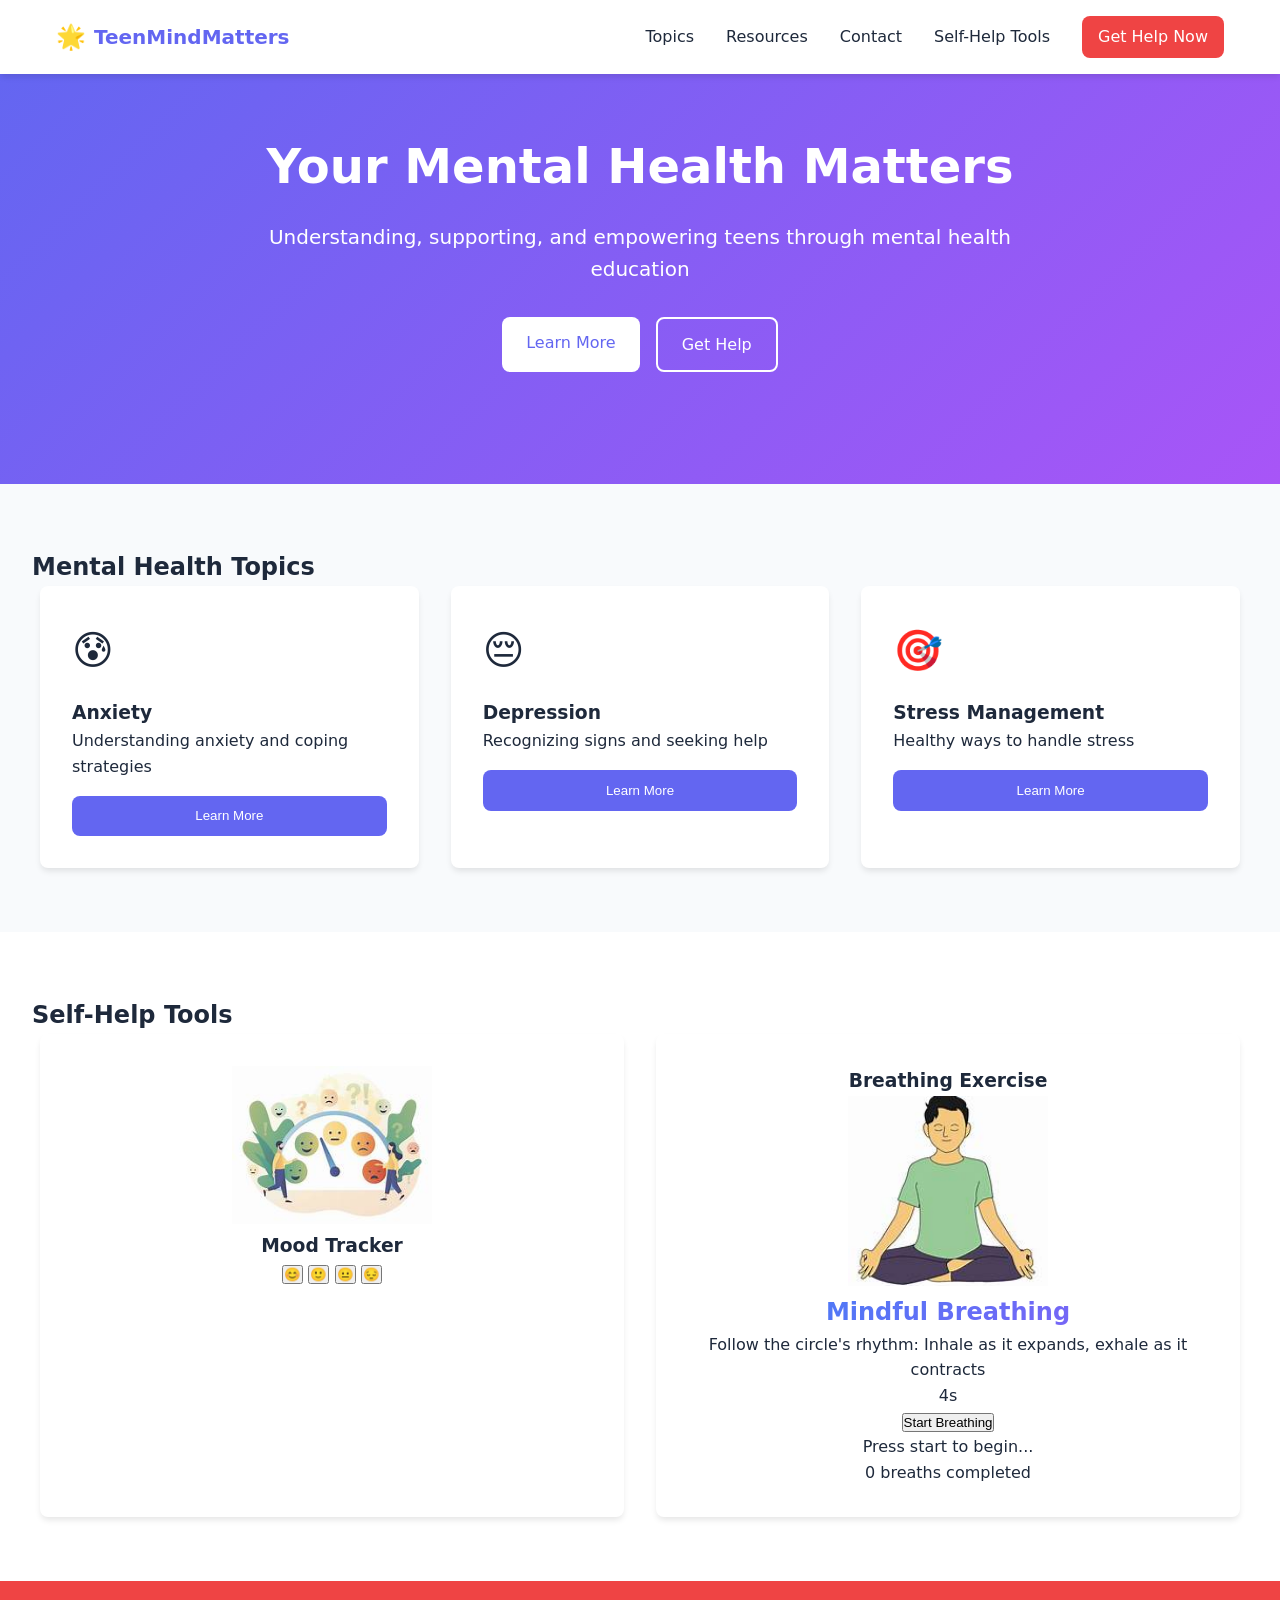
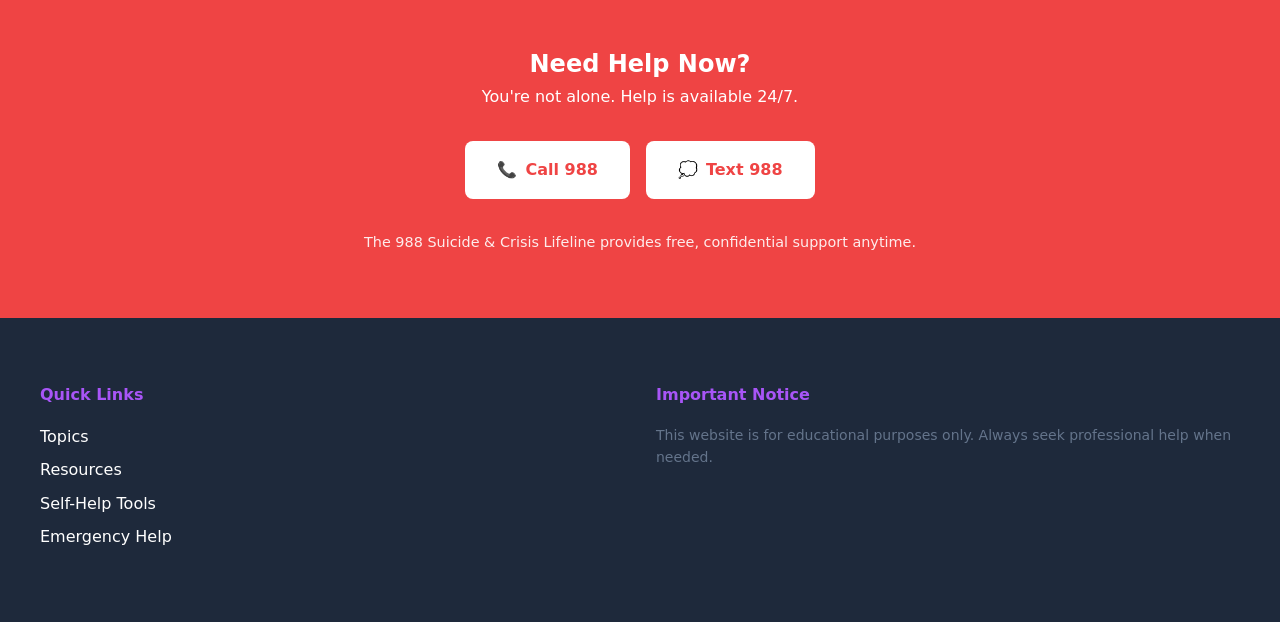
<file: index.html>
<!DOCTYPE html>
<html lang="en">
<head>
    <meta charset="UTF-8">
    <meta name="viewport" content="width=device-width, initial-scale=1.0">
    <title>Teen Mental Health Hub</title>
    <link rel="stylesheet" href="styles.css">
    <script src="script.js" defer></script>
</head>
<body>
    <nav class="main-nav">
        <div class="nav-content">
            <a href="/" class="logo">
                <span class="logo-icon">🌟</span>
                <span class="logo-text">TeenMindMatters</span>
            </a>
            <button class="mobile-menu-btn" aria-label="Toggle menu">
                <span></span><span></span><span></span>
            </button>
            <div class="nav-links">
                <a href="#topics">Topics</a>
                <a href="resources.html">Resources</a>
                <a href="contact.html">Contact</a>
                <a href="#self-help">Self-Help Tools</a>
                
                <a href="#emergency" class="emergency-link">Get Help Now</a>
                
            </div>
        </div>
    </nav>

    <header class="hero">
        <div class="hero-content">
            <h1>Your Mental Health Matters</h1>
            <p class="hero-subtitle">Understanding, supporting, and empowering teens through mental health education</p>
            <div class="hero-cta">
                <a href="#topics" class="primary-button">Learn More</a>
                <a href="#emergency" class="secondary-button">Get Help</a>
            </div>
        </div>
    </header>

    <main>
        <section id="topics" class="topics-section">
            <h2>Mental Health Topics</h2>
            <div class="topic-grid">
                <article  class="topic-card" data-topic="anxiety"  >
                    <div class="topic-icon"> 😰</div>
                    <h3>Anxiety</h3>
                    <p>Understanding anxiety and coping strategies</p>
                    <button class="learn-more-btn">Learn More</button>
                </article>
                <article class="topic-card" data-topic="depression">
                    <div class="topic-icon">😔</div>
                    <h3>Depression</h3>
                    <p>Recognizing signs and seeking help</p>
                    <button class="learn-more-btn">Learn More</button>
                </article>
                <article class="topic-card" data-topic="stress">
                    <div class="topic-icon">🎯</div>
                    <h3>Stress Management</h3>
                    <p>Healthy ways to handle stress</p>
                    <button class="learn-more-btn">Learn More</button>
                </article>
            </div>
        </section>

        <section id="self-help" class="tools-section">
            <h2>Self-Help Tools</h2>
            <div class="tools-grid">
                <div class="tool-card">
                    <img src="moodtracker.jpeg" alt="" width="200px">
                    <h3>Mood Tracker</h3>
                    <div class="mood-tracker">
                        <div class="mood-options">
                            <button class="mood-btn" data-mood="great" >😊 </button>
                            <button class="mood-btn" data-mood="good">🙂</button>
                            <button class="mood-btn" data-mood="okay">😐</button>
                            <button class="mood-btn" data-mood="bad">😔</button>
                        </div>
                        <div class="mood-log"></div>
                    </div>
                </div>
                <div class="tool-card">
                    <h3>Breathing Exercise</h3>
                    <img src="breathing.jpeg" alt="" width="200px">
                    <style>
                        @keyframes breathe {
                          0%, 100% { transform: scale(1); }
                          50% { transform: scale(1.5); }
                        }
                        .breathing-circle {
                          animation: breathe 8s infinite ease-in-out;
                          animation-play-state: paused;
                        }
                        .breathing-circle.active {
                          animation-play-state: running;
                        }
                        .text-gradient {
                          background: linear-gradient(135deg, #3b82f6, #8b5cf6);
                          -webkit-background-clip: text;
                          -webkit-text-fill-color: transparent;
                        }
                      </style>
                    </head>
                    <body class="min-h-screen bg-gradient-to-br from-blue-50 to-purple-50 text-gray-900 flex flex-col items-center justify-center p-4">
                      <main class="max-w-2xl w-full text-center space-y-8">
                        <h1 class="text-4xl font-bold text-gradient">Mindful Breathing</h1>
                        
                        <p class="text-lg text-gray-600">Follow the circle's rhythm: Inhale as it expands, exhale as it contracts</p>
                        
                        <div class="relative w-64 h-64 mx-auto">
                          <!-- Outer glow -->
                          <div class="absolute inset-0 rounded-full bg-gradient-to-r from-blue-400 to-purple-400 opacity-20 blur-xl"></div>
                          
                          <!-- Breathing circle -->
                          <div id="breathingCircle" class="breathing-circle absolute inset-0 rounded-full bg-gradient-to-r from-blue-400 to-purple-400 opacity-30"></div>
                          
                          <!-- Center circle -->
                          <div class="absolute inset-0 flex items-center justify-center">
                            <div class="w-32 h-32 rounded-full bg-gradient-to-r from-blue-500 to-purple-500 flex items-center justify-center shadow-lg">
                              <span id="timerText" class="text-white text-2xl font-medium">4s</span>
                            </div>
                          </div>
                        </div>
                    
                        <button
                          onclick="toggleBreathing()"
                          id="startButton"
                          class="px-8 py-3 rounded-full bg-gradient-to-r from-blue-500 to-purple-500 text-white font-medium hover:opacity-90 transition-all duration-200 shadow-lg hover:shadow-xl transform hover:-translate-y-1"
                        >
                          Start Breathing
                        </button>
                    
                        <div class="mt-8 space-y-4">
                          <p id="breathingState" class="text-lg text-gray-600">Press start to begin...</p>
                          <div class="flex justify-center space-x-2">
                            <span id="breathCount" class="text-sm text-gray-500">0 breaths completed</span>
                          </div>
                        </div>
                      </main>
                    
                      <script>
                        let isBreathing = false;
                        let breathCount = 0;
                        const circle = document.getElementById('breathingCircle');
                        const button = document.getElementById('startButton');
                        const stateText = document.getElementById('breathingState');
                        const breathCounter = document.getElementById('breathCount');
                        const timerText = document.getElementById('timerText');
                        
                        function toggleBreathing() {
                          isBreathing = !isBreathing;
                          button.textContent = isBreathing ? 'Pause' : 'Start Breathing';
                          
                          if (isBreathing) {
                            circle.classList.add('active');
                            updateBreathing();
                          } else {
                            circle.classList.remove('active');
                            stateText.textContent = 'Paused';
                          }
                        }
                    
                        function updateBreathing() {
                          if (!isBreathing) return;
                          
                          let phase = 0; // 0: inhale, 1: exhale
                          const interval = setInterval(() => {
                            if (!isBreathing) {
                              clearInterval(interval);
                              return;
                            }
                            
                            phase = (phase + 1) % 2;
                            if (phase === 0) {
                              stateText.textContent = 'Breathe in...';
                              timerText.textContent = '4s';
                              breathCount++;
                              breathCounter.textContent = `${breathCount} breaths completed`;
                            } else {
                              stateText.textContent = 'Breathe out...';
                              timerText.textContent = '4s';
                            }
                          }, 4000);
                        }
                      </script>
                    </div>
                </div>
            </div>
        </section>
        <p></p>

        <section id="emergency" class="emergency-section">
            <h2>Need Help Now?</h2>
            <div class="emergency-content">
                <p>You're not alone. Help is available 24/7.</p>
                <div class="emergency-contacts">
                    <a href="tel:988" class="emergency-button">
                        <span>📞</span> Call 988
                    </a>
                    <a href="sms:988" class="emergency-button">
                        <span>💭</span> Text 988
                    </a>
                </div>
                <p class="emergency-note">The 988 Suicide & Crisis Lifeline provides free, confidential support anytime.</p>
            </div>
        </section>
    </main>

    <footer>
        <div class="footer-content">
            <div class="footer-section">
                <h4>Quick Links</h4>
                <ul>
                    <li><a href="#topics">Topics</a></li>
                    <li><a href="#resources">Resources</a></li>
                    <li><a href="#self-help">Self-Help Tools</a></li>
                    <li><a href="#emergency">Emergency Help</a></li>
                </ul>
            </div>
            <div class="footer-section">
                <h4>Important Notice</h4>
                <p class="footer-note">This website is for educational purposes only. Always seek professional help when needed.</p>
            </div>
        </div>
    </footer>

    <div class="modal" id="topicModal">
        <div class="modal-content">
            <button class="close-modal">&times;</button>
            <div class="modal-body"></div>
        </div>
    </div>
</body>
</html>
</file>
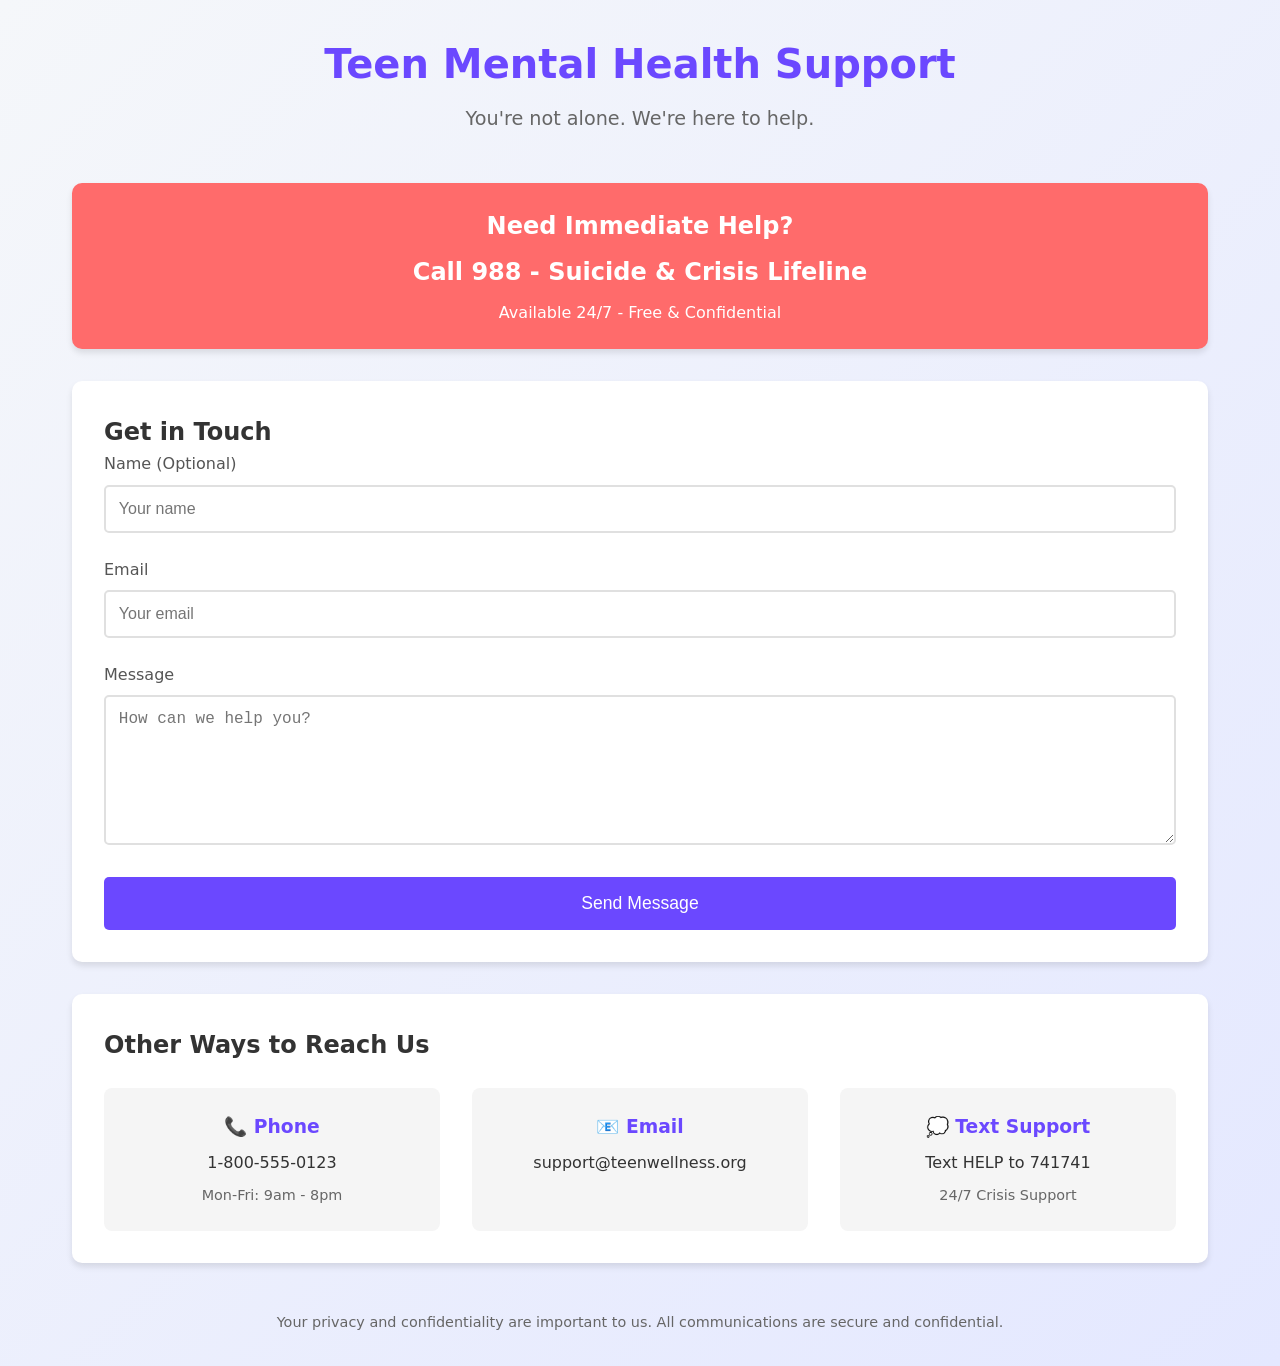
<file: contact.html>
<!DOCTYPE html>
<html lang="en">
<head>
    <meta charset="UTF-8">
    <meta name="viewport" content="width=device-width, initial-scale=1.0">
    <title>Teen Mental Health Support - Contact Us</title>
    <link rel="stylesheet" href="style.css">
</head>
<body>
    
    <div class="container">
        <header>
            <h1>Teen Mental Health Support</h1>
            <p class="tagline">You're not alone. We're here to help.</p>
        </header>

        <main class="contact-section">
            <div class="emergency-box">
                <h2>Need Immediate Help?</h2>
                <p class="emergency-text">Call 988 - Suicide & Crisis Lifeline</p>
                <p>Available 24/7 - Free & Confidential</p>
            </div>

            <div class="contact-form">
                <h2>Get in Touch</h2>
                <form>
                    <div class="form-group">
                        <label for="name">Name (Optional)</label>
                        <input type="text" id="name" placeholder="Your name">
                    </div>

                    <div class="form-group">
                        <label for="email">Email</label>
                        <input type="email" id="email" placeholder="Your email" required>
                    </div>

                    <div class="form-group">
                        <label for="message">Message</label>
                        <textarea id="message" placeholder="How can we help you?" required></textarea>
                    </div>

                    <button type="submit">Send Message</button>
                </form>
            </div>

            <div class="contact-info">
                <h2>Other Ways to Reach Us</h2>
                <div class="info-items">
                    <div class="info-item">
                        <h3>📞 Phone</h3>
                        <p>1-800-555-0123</p>
                        <p class="hours">Mon-Fri: 9am - 8pm</p>
                    </div>
                    <div class="info-item">
                        <h3>📧 Email</h3>
                        <p>support@teenwellness.org</p>
                    </div>
                    <div class="info-item">
                        <h3>💭 Text Support</h3>
                        <p>Text HELP to 741741</p>
                        <p class="hours">24/7 Crisis Support</p>
                    </div>
                </div>
            </div>
        </main>

        <footer>
            <p>Your privacy and confidentiality are important to us. All communications are secure and confidential.</p>
        </footer>
    </div>
</body>
</html>
</file>
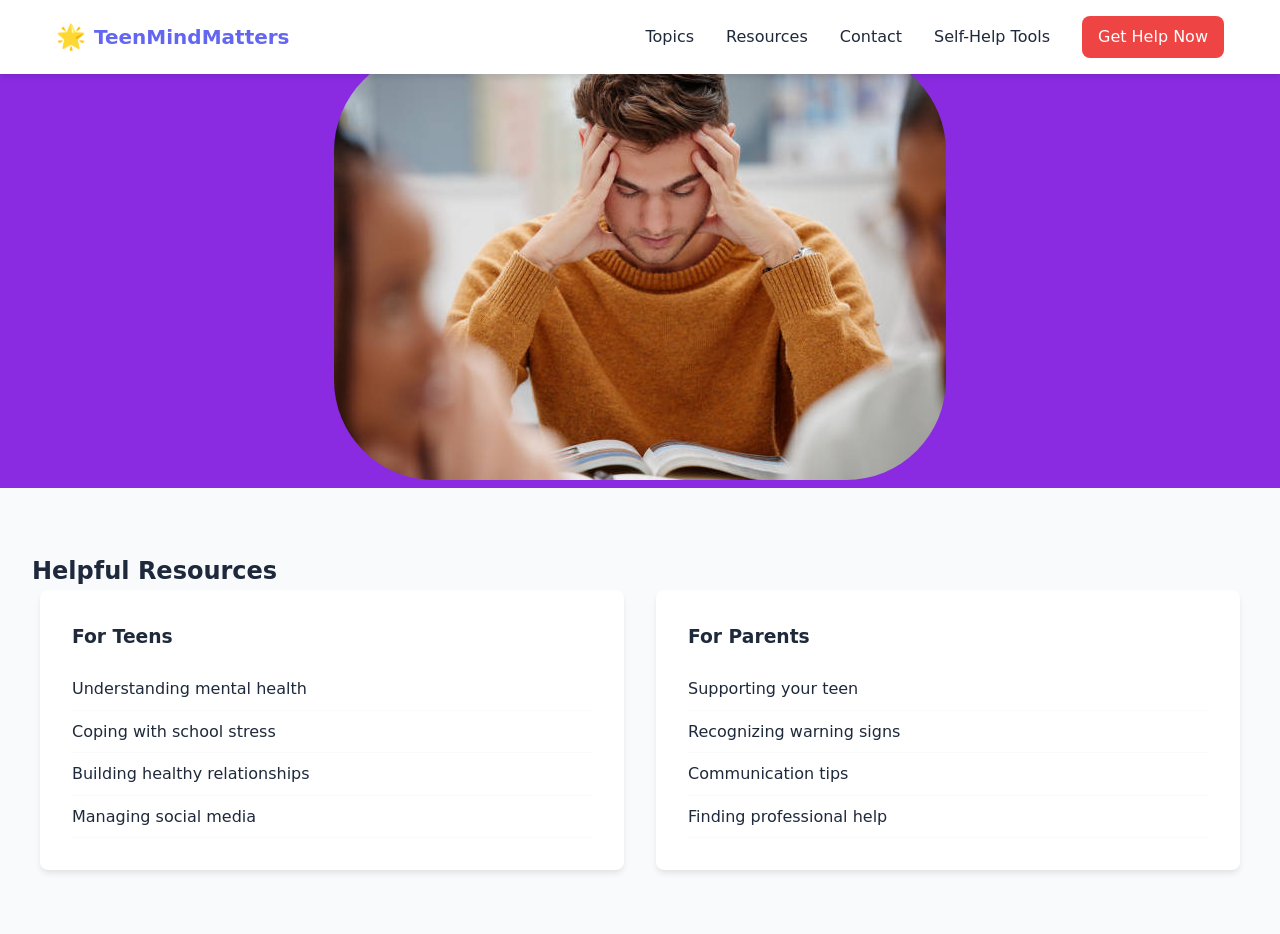
<file: resources.html>
<!DOCTYPE html>
<html lang="en">
<head>
    <meta charset="UTF-8">
    <meta name="viewport" content="width=device-width, initial-scale=1.0">
    <title>Document</title>
    <link rel="stylesheet" href="styles.css">
</head>
<body>
    <nav class="main-nav">
        <div class="nav-content">
            <a href="/" class="logo">
                <span class="logo-icon">🌟</span>
                <span class="logo-text">TeenMindMatters</span>
            </a>
            <button class="mobile-menu-btn" aria-label="Toggle menu">
                <span></span><span></span><span></span>
            </button>
            <div class="nav-links">
                
                <a href="#topics">Topics</a>
                <a href="resources.html">Resources</a>
                <a href="contact.html">Contact</a>
                <a href="#self-help">Self-Help Tools</a>
                <a href="#emergency" class="emergency-link">Get Help Now</a>
            </div>
        </div>
    </nav>
    <div></div>
    <br>
    <br>
    <section style="background-color: blueviolet;">
        <div >
            <center><P>
                <img src="anxitey.jpg" alt="" style="border-radius: 100px;" >
            </P></center>
        </div>
    </section>
    <section id="resources" class="resources-section">
        <h2>Helpful Resources</h2>
        <div class="resources-grid">
            <div class="resource-card">
                <h3>For Teens</h3>
                <ul class="resource-list">
                    <li>Understanding mental health</li>
                    <li>Coping with school stress</li>
                    <li>Building healthy relationships</li>
                    <li>Managing social media</li>
                </ul>
            </div>
            <div class="resource-card">
                <h3>For Parents</h3>
                <ul class="resource-list">
                    <li>Supporting your teen</li>
                    <li>Recognizing warning signs</li>
                    <li>Communication tips</li>
                    <li>Finding professional help</li>
                </ul>
            </div>
        </div>
    </section>

</body>
</html>
</file>
<file: styles.css>
/* Base styles */
:root {
  --primary: #6366f1;
  --primary-dark: #4f46e5;
  --secondary: #a855f7;
  --accent: #ec4899;
  --background: #f8fafc;
  --text: #1e293b;
  --text-light: #64748b;
  --white: #ffffff;
  --success: #22c55e;
  --warning: #eab308;
  --error: #ef4444;
  --radius: 8px;
  --shadow: 0 4px 6px -1px rgb(0 0 0 / 0.1);
}

* {
  box-sizing: border-box;
  margin: 0;
  padding: 0;
}

html {
  scroll-behavior: smooth;
}

body {
  font-family: system-ui, -apple-system, sans-serif;
  color: var(--text);
  background-color: var(--background);
  line-height: 1.6;
}

/* Navigation */
.main-nav {
  position: fixed;
  top: 0;
  width: 100%;
  background-color: var(--white);
  box-shadow: var(--shadow);
  z-index: 1000;
}

.nav-content {
  max-width: 1200px;
  margin: 0 auto;
  padding: 1rem;
  display: flex;
  justify-content: space-between;
  align-items: center;
}

.logo {
  display: flex;
  align-items: center;
  gap: 0.5rem;
  text-decoration: none;
  color: var(--primary);
  font-weight: bold;
  font-size: 1.25rem;
}

.logo-icon {
  font-size: 1.5rem;
}

.nav-links {
  display: flex;
  gap: 2rem;
  align-items: center;
}

.nav-links a {
  text-decoration: none;
  color: var(--text);
  font-weight: 500;
  transition: color 0.2s;
}

.nav-links a:hover {
  color: var(--primary);
}

.emergency-link {
  padding: 0.5rem 1rem;
  background-color: var(--error);
  color: var(--white) !important;
  border-radius: var(--radius);
}

/* Hero Section */
.hero {
  margin-top: 4rem;
  padding: 4rem 2rem;
  background: linear-gradient(135deg, var(--primary), var(--secondary));
  color: var(--white);
  text-align: center;
}

.hero-content {
  max-width: 800px;
  margin: 0 auto;
}

.hero h1 {
  font-size: 3rem;
  margin-bottom: 1rem;
}

.hero-subtitle {
  font-size: 1.25rem;
  margin-bottom: 2rem;
}

.hero-cta {
  display: flex;
  gap: 1rem;
  justify-content: center;
  margin-bottom: 3rem;
}

/* Buttons */
.primary-button {
  display: inline-block;
  padding: 0.8rem 1.5rem;
  background: var(--white);
  color: var(--primary);
  text-decoration: none;
  border-radius: var(--radius);
  font-weight: 500;
  transition: all 0.2s;
}

.primary-button:hover {
  background: var(--primary-dark);
  color: var(--white);
}

.secondary-button {
  display: inline-block;
  padding: 0.8rem 1.5rem;
  background: transparent;
  color: var(--white);
  text-decoration: none;
  border: 2px solid var(--white);
  border-radius: var(--radius);
  font-weight: 500;
  transition: all 0.2s;
}

.secondary-button:hover {
  background: var(--white);
  color: var(--primary);
}

/* Topic Cards */
.topics-section {
  padding: 4rem 2rem;
}

.topic-grid {
  display: grid;
  grid-template-columns: repeat(auto-fit, minmax(280px, 1fr));
  gap: 2rem;
  max-width: 1200px;
  margin: 0 auto;
}

.topic-card {
  background: var(--white);
  padding: 2rem;
  border-radius: var(--radius);
  box-shadow: var(--shadow);
  transition: transform 0.2s;
}

.topic-card:hover {
  transform: translateY(-5px);
}

.topic-icon {
  font-size: 2.5rem;
  margin-bottom: 1rem;
}

.learn-more-btn {
  width: 100%;
  padding: 0.8rem;
  margin-top: 1rem;
  background: var(--primary);
  color: var(--white);
  border: none;
  border-radius: var(--radius);
  cursor: pointer;
  transition: background 0.2s;
}

.learn-more-btn:hover {
  background: var(--primary-dark);
}

/* Tools Section */
.tools-section {
  padding: 4rem 2rem;
  background: var(--white);
}

.tools-grid {
  display: grid;
  grid-template-columns: repeat(auto-fit, minmax(300px, 1fr));
  gap: 2rem;
  max-width: 1200px;
  margin: 0 auto;
}

.tool-card {
  padding: 2rem;
  border-radius: var(--radius);
  box-shadow: var(--shadow);
  text-align: center;
}

/* Resources Section */
.resources-section {
  padding: 4rem 2rem;
}

.resources-grid {
  display: grid;
  grid-template-columns: repeat(auto-fit, minmax(280px, 1fr));
  gap: 2rem;
  max-width: 1200px;
  margin: 0 auto;
}

.resource-card {
  background: var(--white);
  padding: 2rem;
  border-radius: var(--radius);
  box-shadow: var(--shadow);
}

.resource-list {
  list-style: none;
  margin-top: 1rem;
}

.resource-list li {
  padding: 0.5rem 0;
  border-bottom: 1px solid var(--background);
}

/* Emergency Section */
.emergency-section {
  padding: 4rem 2rem;
  background: var(--error);
  color: var(--white);
  text-align: center;
}

.emergency-contacts {
  display: flex;
  gap: 1rem;
  justify-content: center;
  margin: 2rem 0;
}

.emergency-button {
  display: flex;
  align-items: center;
  gap: 0.5rem;
  padding: 1rem 2rem;
  background: var(--white);
  color: var(--error);
  text-decoration: none;
  border-radius: var(--radius);
  font-weight: bold;
  transition: transform 0.2s;
}

.emergency-button:hover {
  transform: scale(1.05);
}

.emergency-note {
  font-size: 0.9rem;
  opacity: 0.9;
}

/* Footer */
footer {
  background: var(--text);
  color: var(--white);
  padding: 4rem 2rem;
}

.footer-content {
  max-width: 1200px;
  margin: 0 auto;
  display: grid;
  grid-template-columns: repeat(auto-fit, minmax(200px, 1fr));
  gap: 2rem;
}

.footer-section h4 {
  margin-bottom: 1rem;
  color: var(--secondary);
}

.footer-section ul {
  list-style: none;
}

.footer-section ul li {
  margin-bottom: 0.5rem;
}

.footer-section a {
  color: var(--white);
  text-decoration: none;
  transition: color 0.2s;
}

.footer-section a:hover {
  color: var(--secondary);
}

.footer-note {
  font-size: 0.875rem;
  color: var(--text-light);
}

/* Modal */
.modal {
  display: none;
  position: fixed;
  top: 0;
  left: 0;
  width: 100%;
  height: 100%;
  background: rgba(0, 0, 0, 0.5);
  z-index: 1000;
}

.modal-content {
  background: var(--white);
  width: 90%;
  max-width: 600px;
  margin: 2rem auto;
  padding: 2rem;
  border-radius: var(--radius);
  position: relative;
}

.close-modal {
  position: absolute;
  top: 1rem;
  right: 1rem;
  background: none;
  border: none;
  font-size: 1.5rem;
  cursor: pointer;
}

/* Mobile Menu */
.mobile-menu-btn {
  display: none;
  flex-direction: column;
  gap: 4px;
  background: none;
  border: none;
  cursor: pointer;
  padding: 0.5rem;
}

.mobile-menu-btn span {
  display: block;
  width: 25px;
  height: 2px;
  background: var(--text);
  transition: all 0.3s;
}

/* Responsive Design */
@media (max-width: 768px) {
  .mobile-menu-btn {
    display: flex;
  }
  
  .nav-links {
    display: none;
    flex-direction: column;
    width: 100%;
    text-align: center;
  }
  
  .nav-links.active {
    display: flex;
  }
  
  .hero h1 {
    font-size: 2rem;
  }
  
  .hero-cta {
    flex-direction: column;
  }
  
  .emergency-contacts {
    flex-direction: column;
  }
  
  .footer-content {
    text-align: center;
  }
  :root {
    --primary-color: #6b48ff;
    --secondary-color: #f5f5f5;
    --text-color: #333;
    --accent-color: #ff6b6b;
    --success-color: #4CAF50;
}

* {
    margin: 0;
    padding: 0;
    box-sizing: border-box;
}

body {
    font-family: 'Inter', system-ui, -apple-system, sans-serif;
    line-height: 1.6;
    color: var(--text-color);
    background: linear-gradient(135deg, #f5f7fa 0%, #e4e8ff 100%);
    min-height: 100vh;
}

.container {
    max-width: 1200px;
    margin: 0 auto;
    padding: 2rem;
}

header {
    text-align: center;
    margin-bottom: 3rem;
}

h1 {
    color: var(--primary-color);
    font-size: 2.5rem;
    margin-bottom: 0.5rem;
}

.tagline {
    font-size: 1.2rem;
    color: #666;
}

.emergency-box {
    background-color: var(--accent-color);
    color: white;
    padding: 1.5rem;
    border-radius: 10px;
    text-align: center;
    margin-bottom: 2rem;
    box-shadow: 0 4px 6px rgba(0, 0, 0, 0.1);
}

.emergency-box h2 {
    margin-bottom: 0.5rem;
}

.emergency-text {
    font-size: 1.5rem;
    font-weight: bold;
    margin: 0.5rem 0;
}

.contact-form {
    background: white;
    padding: 2rem;
    border-radius: 10px;
    box-shadow: 0 4px 6px rgba(0, 0, 0, 0.1);
    margin-bottom: 2rem;
}

.form-group {
    margin-bottom: 1.5rem;
}

label {
    display: block;
    margin-bottom: 0.5rem;
    color: #555;
}

input, textarea {
    width: 100%;
    padding: 0.8rem;
    border: 2px solid #e0e0e0;
    border-radius: 5px;
    font-size: 1rem;
    transition: border-color 0.3s ease;
}

input:focus, textarea:focus {
    outline: none;
    border-color: var(--primary-color);
}

textarea {
    min-height: 150px;
    resize: vertical;
}

button {
    background-color: var(--primary-color);
    color: white;
    padding: 1rem 2rem;
    border: none;
    border-radius: 5px;
    font-size: 1.1rem;
    cursor: pointer;
    transition: background-color 0.3s ease;
    width: 100%;
}

button:hover {
    background-color: #5536ff;
}

.contact-info {
    background: white;
    padding: 2rem;
    border-radius: 10px;
    box-shadow: 0 4px 6px rgba(0, 0, 0, 0.1);
}

.info-items {
    display: grid;
    grid-template-columns: repeat(auto-fit, minmax(250px, 1fr));
    gap: 2rem;
    margin-top: 1.5rem;
}

.info-item {
    text-align: center;
    padding: 1.5rem;
    background: var(--secondary-color);
    border-radius: 8px;
    transition: transform 0.3s ease;
}

.info-item:hover {
    transform: translateY(-5px);
}

.info-item h3 {
    color: var(--primary-color);
    margin-bottom: 0.5rem;
}

.hours {
    font-size: 0.9rem;
    color: #666;
    margin-top: 0.5rem;
}

footer {
    text-align: center;
    margin-top: 3rem;
    color: #666;
    font-size: 0.9rem;
}

@media (max-width: 768px) {
    .container {
        padding: 1rem;
    }

    h1 {
        font-size: 2rem;
    }

    .info-items {
        grid-template-columns: 1fr;
    }
}

@media (prefers-color-scheme: dark) {
    body {
        background: linear-gradient(135deg, #1a1a2e 0%, #16213e 100%);
        color: #fff;
    }

    .contact-form, .contact-info {
        background: #2a2a3a;
    }

    .info-item {
        background: #353545;
    }

    input, textarea {
        background: #353545;
        border-color: #454555;
        color: #fff;
    }

    label {
        color: #ddd;
    }

    .hours {
        color: #bbb;
    }

    footer {
        color: #bbb;
    }
    
  }
  /* Basic styling for all screen sizes */
body {
  font-family: Arial, sans-serif;
  background-color: #f4f4f9;
  color: #333;
}

/* Additional styling for small screens */
@media (max-width: 768px) {
  .main-nav .nav-links {
      display: none;
  }

  /* Other small screen adjustments */
}

}
</file>
<file: style.css>
:root {
    --primary-color: #6b48ff;
    --secondary-color: #f5f5f5;
    --text-color: #333;
    --accent-color: #ff6b6b;
    --success-color: #4CAF50;
}

* {
    margin: 0;
    padding: 0;
    box-sizing: border-box;
}

body {
    font-family: 'Inter', system-ui, -apple-system, sans-serif;
    line-height: 1.6;
    color: var(--text-color);
    background: linear-gradient(135deg, #f5f7fa 0%, #e4e8ff 100%);
    min-height: 100vh;
}

.container {
    max-width: 1200px;
    margin: 0 auto;
    padding: 2rem;
}

header {
    text-align: center;
    margin-bottom: 3rem;
}

h1 {
    color: var(--primary-color);
    font-size: 2.5rem;
    margin-bottom: 0.5rem;
}

.tagline {
    font-size: 1.2rem;
    color: #666;
}

.emergency-box {
    background-color: var(--accent-color);
    color: white;
    padding: 1.5rem;
    border-radius: 10px;
    text-align: center;
    margin-bottom: 2rem;
    box-shadow: 0 4px 6px rgba(0, 0, 0, 0.1);
}

.emergency-box h2 {
    margin-bottom: 0.5rem;
}

.emergency-text {
    font-size: 1.5rem;
    font-weight: bold;
    margin: 0.5rem 0;
}

.contact-form {
    background: white;
    padding: 2rem;
    border-radius: 10px;
    box-shadow: 0 4px 6px rgba(0, 0, 0, 0.1);
    margin-bottom: 2rem;
}

.form-group {
    margin-bottom: 1.5rem;
}

label {
    display: block;
    margin-bottom: 0.5rem;
    color: #555;
}

input, textarea {
    width: 100%;
    padding: 0.8rem;
    border: 2px solid #e0e0e0;
    border-radius: 5px;
    font-size: 1rem;
    transition: border-color 0.3s ease;
}

input:focus, textarea:focus {
    outline: none;
    border-color: var(--primary-color);
}

textarea {
    min-height: 150px;
    resize: vertical;
}

button {
    background-color: var(--primary-color);
    color: white;
    padding: 1rem 2rem;
    border: none;
    border-radius: 5px;
    font-size: 1.1rem;
    cursor: pointer;
    transition: background-color 0.3s ease;
    width: 100%;
}

button:hover {
    background-color: #5536ff;
}

.contact-info {
    background: white;
    padding: 2rem;
    border-radius: 10px;
    box-shadow: 0 4px 6px rgba(0, 0, 0, 0.1);
}

.info-items {
    display: grid;
    grid-template-columns: repeat(auto-fit, minmax(250px, 1fr));
    gap: 2rem;
    margin-top: 1.5rem;
}

.info-item {
    text-align: center;
    padding: 1.5rem;
    background: var(--secondary-color);
    border-radius: 8px;
    transition: transform 0.3s ease;
}

.info-item:hover {
    transform: translateY(-5px);
}

.info-item h3 {
    color: var(--primary-color);
    margin-bottom: 0.5rem;
}

.hours {
    font-size: 0.9rem;
    color: #666;
    margin-top: 0.5rem;
}

footer {
    text-align: center;
    margin-top: 3rem;
    color: #666;
    font-size: 0.9rem;
}

@media (max-width: 768px) {
    .container {
        padding: 1rem;
    }

    h1 {
        font-size: 2rem;
    }

    .info-items {
        grid-template-columns: 1fr;
    }
}

@media (prefers-color-scheme: dark) {
    body {
        background: linear-gradient(135deg, #1a1a2e 0%, #16213e 100%);
        color: #fff;
    }

    .contact-form, .contact-info {
        background: #2a2a3a;
    }

    .info-item {
        background: #353545;
    }

    input, textarea {
        background: #353545;
        border-color: #454555;
        color: #fff;
    }

    label {
        color: #ddd;
    }

    .hours {
        color: #bbb;
    }

    footer {
        color: #bbb;
    }
    /* Base styles */
:root {
    --primary: #6366f1;
    --primary-dark: #4f46e5;
    --secondary: #a855f7;
    --accent: #ec4899;
    --background: #f8fafc;
    --text: #1e293b;
    --text-light: #64748b;
    --white: #ffffff;
    --success: #22c55e;
    --warning: #eab308;
    --error: #ef4444;
    --radius: 8px;
    --shadow: 0 4px 6px -1px rgb(0 0 0 / 0.1);
  }
  
  * {
    box-sizing: border-box;
    margin: 0;
    padding: 0;
  }
  
  html {
    scroll-behavior: smooth;
  }
  
  body {
    font-family: system-ui, -apple-system, sans-serif;
    color: var(--text);
    background-color: var(--background);
    line-height: 1.6;
  }
  
  /* Navigation */
  .main-nav {
    position: fixed;
    top: 0;
    width: 100%;
    background-color: var(--white);
    box-shadow: var(--shadow);
    z-index: 1000;
  }
  
  .nav-content {
    max-width: 1200px;
    margin: 0 auto;
    padding: 1rem;
    display: flex;
    justify-content: space-between;
    align-items: center;
  }
  
  .logo {
    display: flex;
    align-items: center;
    gap: 0.5rem;
    text-decoration: none;
    color: var(--primary);
    font-weight: bold;
    font-size: 1.25rem;
  }
  
  .logo-icon {
    font-size: 1.5rem;
  }
  
  .nav-links {
    display: flex;
    gap: 2rem;
    align-items: center;
  }
  
  .nav-links a {
    text-decoration: none;
    color: var(--text);
    font-weight: 500;
    transition: color 0.2s;
  }
  
  .nav-links a:hover {
    color: var(--primary);
  }
  
  .emergency-link {
    padding: 0.5rem 1rem;
    background-color: var(--error);
    color: var(--white) !important;
    border-radius: var(--radius);
  }
  
  /* Hero Section */
  .hero {
    margin-top: 4rem;
    padding: 4rem 2rem;
    background: linear-gradient(135deg, var(--primary), var(--secondary));
    color: var(--white);
    text-align: center;
  }
  
  .hero-content {
    max-width: 800px;
    margin: 0 auto;
  }
  
  .hero h1 {
    font-size: 3rem;
    margin-bottom: 1rem;
  }
  
  .hero-subtitle {
    font-size: 1.25rem;
    margin-bottom: 2rem;
  }
  
  .hero-cta {
    display: flex;
    gap: 1rem;
    justify-content: center;
    margin-bottom: 3rem;
  }
  
  /* Buttons */
  .primary-button {
    display: inline-block;
    padding: 0.8rem 1.5rem;
    background: var(--white);
    color: var(--primary);
    text-decoration: none;
    border-radius: var(--radius);
    font-weight: 500;
    transition: all 0.2s;
  }
  
  .primary-button:hover {
    background: var(--primary-dark);
    color: var(--white);
  }
  
  .secondary-button {
    display: inline-block;
    padding: 0.8rem 1.5rem;
    background: transparent;
    color: var(--white);
    text-decoration: none;
    border: 2px solid var(--white);
    border-radius: var(--radius);
    font-weight: 500;
    transition: all 0.2s;
  }
  
  .secondary-button:hover {
    background: var(--white);
    color: var(--primary);
  }
  
  /* Topic Cards */
  .topics-section {
    padding: 4rem 2rem;
  }
  
  .topic-grid {
    display: grid;
    grid-template-columns: repeat(auto-fit, minmax(280px, 1fr));
    gap: 2rem;
    max-width: 1200px;
    margin: 0 auto;
  }
  
  .topic-card {
    background: var(--white);
    padding: 2rem;
    border-radius: var(--radius);
    box-shadow: var(--shadow);
    transition: transform 0.2s;
  }
  
  .topic-card:hover {
    transform: translateY(-5px);
  }
  
  .topic-icon {
    font-size: 2.5rem;
    margin-bottom: 1rem;
  }
  
  .learn-more-btn {
    width: 100%;
    padding: 0.8rem;
    margin-top: 1rem;
    background: var(--primary);
    color: var(--white);
    border: none;
    border-radius: var(--radius);
    cursor: pointer;
    transition: background 0.2s;
  }
  
  .learn-more-btn:hover {
    background: var(--primary-dark);
  }
  
  /* Tools Section */
  .tools-section {
    padding: 4rem 2rem;
    background: var(--white);
  }
  
  .tools-grid {
    display: grid;
    grid-template-columns: repeat(auto-fit, minmax(300px, 1fr));
    gap: 2rem;
    max-width: 1200px;
    margin: 0 auto;
  }
  
  .tool-card {
    padding: 2rem;
    border-radius: var(--radius);
    box-shadow: var(--shadow);
    text-align: center;
  }
  
  /* Resources Section */
  .resources-section {
    padding: 4rem 2rem;
  }
  
  .resources-grid {
    display: grid;
    grid-template-columns: repeat(auto-fit, minmax(280px, 1fr));
    gap: 2rem;
    max-width: 1200px;
    margin: 0 auto;
  }
  
  .resource-card {
    background: var(--white);
    padding: 2rem;
    border-radius: var(--radius);
    box-shadow: var(--shadow);
  }
  
  .resource-list {
    list-style: none;
    margin-top: 1rem;
  }
  
  .resource-list li {
    padding: 0.5rem 0;
    border-bottom: 1px solid var(--background);
  }
  
  /* Emergency Section */
  .emergency-section {
    padding: 4rem 2rem;
    background: var(--error);
    color: var(--white);
    text-align: center;
  }
  
  .emergency-contacts {
    display: flex;
    gap: 1rem;
    justify-content: center;
    margin: 2rem 0;
  }
  
  .emergency-button {
    display: flex;
    align-items: center;
    gap: 0.5rem;
    padding: 1rem 2rem;
    background: var(--white);
    color: var(--error);
    text-decoration: none;
    border-radius: var(--radius);
    font-weight: bold;
    transition: transform 0.2s;
  }
  
  .emergency-button:hover {
    transform: scale(1.05);
  }
  
  .emergency-note {
    font-size: 0.9rem;
    opacity: 0.9;
  }
  
  /* Footer */
  footer {
    background: var(--text);
    color: var(--white);
    padding: 4rem 2rem;
  }
  
  .footer-content {
    max-width: 1200px;
    margin: 0 auto;
    display: grid;
    grid-template-columns: repeat(auto-fit, minmax(200px, 1fr));
    gap: 2rem;
  }
  
  .footer-section h4 {
    margin-bottom: 1rem;
    color: var(--secondary);
  }
  
  .footer-section ul {
    list-style: none;
  }
  
  .footer-section ul li {
    margin-bottom: 0.5rem;
  }
  
  .footer-section a {
    color: var(--white);
    text-decoration: none;
    transition: color 0.2s;
  }
  
  .footer-section a:hover {
    color: var(--secondary);
  }
  
  .footer-note {
    font-size: 0.875rem;
    color: var(--text-light);
  }
  
  /* Modal */
  .modal {
    display: none;
    position: fixed;
    top: 0;
    left: 0;
    width: 100%;
    height: 100%;
    background: rgba(0, 0, 0, 0.5);
    z-index: 1000;
  }
  
  .modal-content {
    background: var(--white);
    width: 90%;
    max-width: 600px;
    margin: 2rem auto;
    padding: 2rem;
    border-radius: var(--radius);
    position: relative;
  }
  
  .close-modal {
    position: absolute;
    top: 1rem;
    right: 1rem;
    background: none;
    border: none;
    font-size: 1.5rem;
    cursor: pointer;
  }
  
  /* Mobile Menu */
  .mobile-menu-btn {
    display: none;
    flex-direction: column;
    gap: 4px;
    background: none;
    border: none;
    cursor: pointer;
    padding: 0.5rem;
  }
  
  .mobile-menu-btn span {
    display: block;
    width: 25px;
    height: 2px;
    background: var(--text);
    transition: all 0.3s;
  }
  
  /* Responsive Design */
  @media (max-width: 768px) {
    .mobile-menu-btn {
      display: flex;
    }
    
    .nav-links {
      display: none;
      flex-direction: column;
      width: 100%;
      text-align: center;
    }
    
    .nav-links.active {
      display: flex;
    }
    
    .hero h1 {
      font-size: 2rem;
    }
    
    .hero-cta {
      flex-direction: column;
    }
    
    .emergency-contacts {
      flex-direction: column;
    }
    
    .footer-content {
      text-align: center;
    }
    :root {
      --primary-color: #6b48ff;
      --secondary-color: #f5f5f5;
      --text-color: #333;
      --accent-color: #ff6b6b;
      --success-color: #4CAF50;
  }
  
  * {
      margin: 0;
      padding: 0;
      box-sizing: border-box;
  }
  
  body {
      font-family: 'Inter', system-ui, -apple-system, sans-serif;
      line-height: 1.6;
      color: var(--text-color);
      background: linear-gradient(135deg, #f5f7fa 0%, #e4e8ff 100%);
      min-height: 100vh;
  }
  
  .container {
      max-width: 1200px;
      margin: 0 auto;
      padding: 2rem;
  }
  
  header {
      text-align: center;
      margin-bottom: 3rem;
  }
  
  h1 {
      color: var(--primary-color);
      font-size: 2.5rem;
      margin-bottom: 0.5rem;
  }
  
  .tagline {
      font-size: 1.2rem;
      color: #666;
  }
  
  .emergency-box {
      background-color: var(--accent-color);
      color: white;
      padding: 1.5rem;
      border-radius: 10px;
      text-align: center;
      margin-bottom: 2rem;
      box-shadow: 0 4px 6px rgba(0, 0, 0, 0.1);
  }
  
  .emergency-box h2 {
      margin-bottom: 0.5rem;
  }
  
  .emergency-text {
      font-size: 1.5rem;
      font-weight: bold;
      margin: 0.5rem 0;
  }
  
  .contact-form {
      background: white;
      padding: 2rem;
      border-radius: 10px;
      box-shadow: 0 4px 6px rgba(0, 0, 0, 0.1);
      margin-bottom: 2rem;
  }
  
  .form-group {
      margin-bottom: 1.5rem;
  }
  
  label {
      display: block;
      margin-bottom: 0.5rem;
      color: #555;
  }
  
  input, textarea {
      width: 100%;
      padding: 0.8rem;
      border: 2px solid #e0e0e0;
      border-radius: 5px;
      font-size: 1rem;
      transition: border-color 0.3s ease;
  }
  
  input:focus, textarea:focus {
      outline: none;
      border-color: var(--primary-color);
  }
  
  textarea {
      min-height: 150px;
      resize: vertical;
  }
  
  button {
      background-color: var(--primary-color);
      color: white;
      padding: 1rem 2rem;
      border: none;
      border-radius: 5px;
      font-size: 1.1rem;
      cursor: pointer;
      transition: background-color 0.3s ease;
      width: 100%;
  }
  
  button:hover {
      background-color: #5536ff;
  }
  
  .contact-info {
      background: white;
      padding: 2rem;
      border-radius: 10px;
      box-shadow: 0 4px 6px rgba(0, 0, 0, 0.1);
  }
  
  .info-items {
      display: grid;
      grid-template-columns: repeat(auto-fit, minmax(250px, 1fr));
      gap: 2rem;
      margin-top: 1.5rem;
  }
  
  .info-item {
      text-align: center;
      padding: 1.5rem;
      background: var(--secondary-color);
      border-radius: 8px;
      transition: transform 0.3s ease;
  }
  
  .info-item:hover {
      transform: translateY(-5px);
  }
  
  .info-item h3 {
      color: var(--primary-color);
      margin-bottom: 0.5rem;
  }
  
  .hours {
      font-size: 0.9rem;
      color: #666;
      margin-top: 0.5rem;
  }
  
  footer {
      text-align: center;
      margin-top: 3rem;
      color: #666;
      font-size: 0.9rem;
  }
  
  @media (max-width: 768px) {
      .container {
          padding: 1rem;
      }
  
      h1 {
          font-size: 2rem;
      }
  
      .info-items {
          grid-template-columns: 1fr;
      }
  }
  
  @media (prefers-color-scheme: dark) {
      body {
          background: linear-gradient(135deg, #1a1a2e 0%, #16213e 100%);
          color: #fff;
      }
  
      .contact-form, .contact-info {
          background: #2a2a3a;
      }
  
      .info-item {
          background: #353545;
      }
  
      input, textarea {
          background: #353545;
          border-color: #454555;
          color: #fff;
      }
  
      label {
          color: #ddd;
      }
  
      .hours {
          color: #bbb;
      }
  
      footer {
          color: #bbb;
      }
      
    }
    
  }
    
}
</file>
